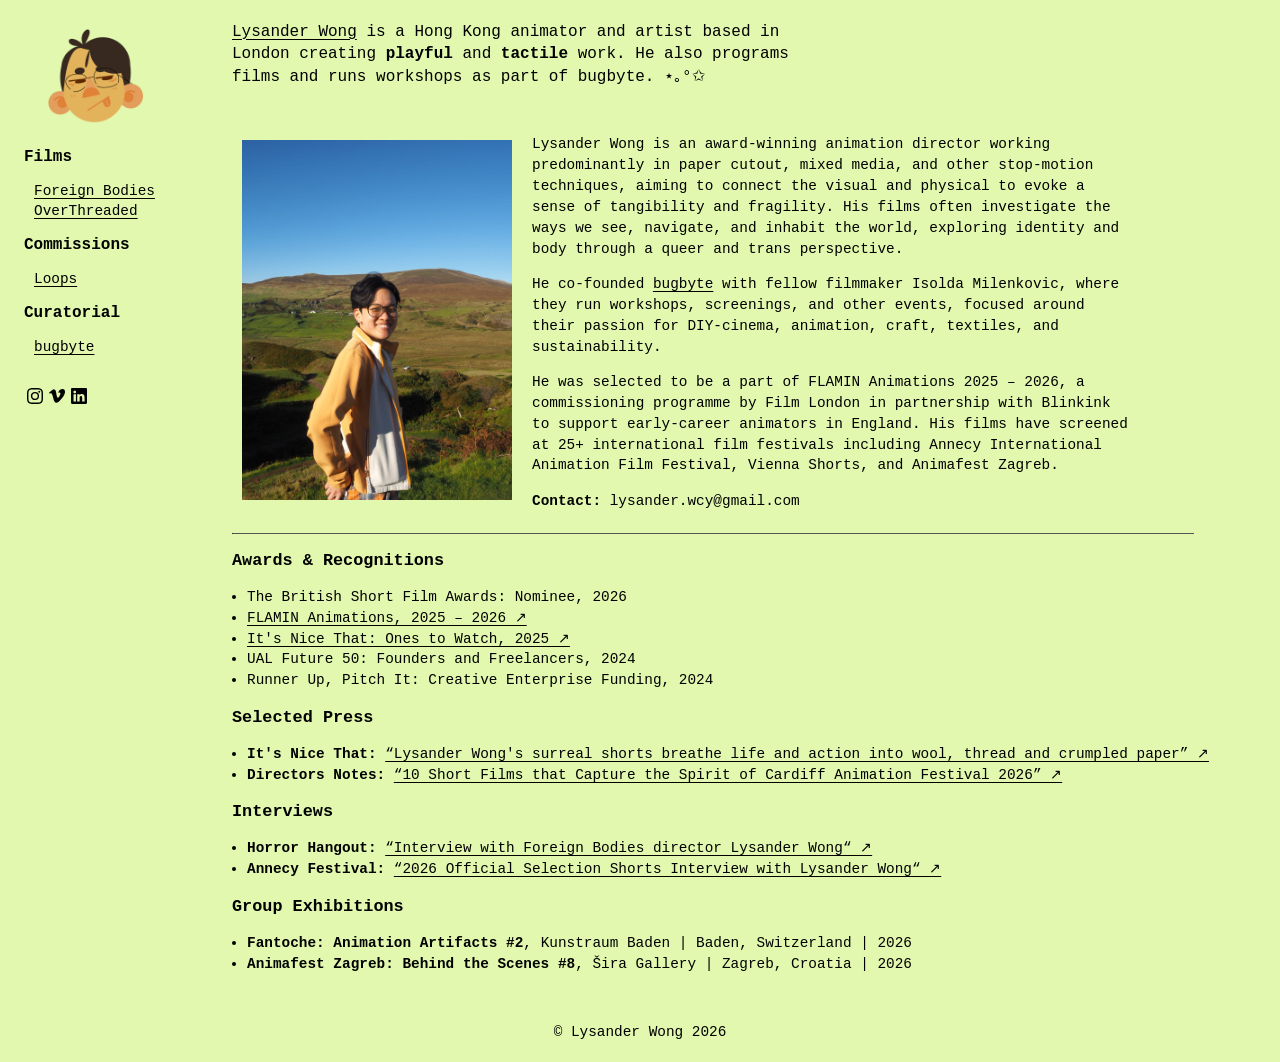
<file: index.html>
<!DOCTYPE html>
<html>
<head>
<meta charset="UTF-8"> 
<meta name="viewport" content="width=device-width, initial-scale=1">

<title>lysander wong</title>

<link rel="stylesheet" type="text/css" href="styles.css"> 

<!--bootstrap icons-->
<link rel="stylesheet" href="https://cdn.jsdelivr.net/npm/bootstrap-icons@1.13.1/font/bootstrap-icons.min.css">

<link rel="icon" type="image/png" sizes="32x32" href="../images/icon.png">
  
</head>

<div class="nav">
  <a href="javascript:void(0);" class="icon" onclick="myNavFunction()">
    <svg xmlns="http://www.w3.org/2000/svg" width="36" height="36" fill="currentColor" class="bi bi-list" viewBox="0 0 16 16">
      <path fill-rule="evenodd" d="M2.5 12a.5.5 0 0 1 .5-.5h10a.5.5 0 0 1 0 1H3a.5.5 0 0 1-.5-.5m0-4a.5.5 0 0 1 .5-.5h10a.5.5 0 0 1 0 1H3a.5.5 0 0 1-.5-.5m0-4a.5.5 0 0 1 .5-.5h10a.5.5 0 0 1 0 1H3a.5.5 0 0 1-.5-.5"/>
    </svg>
  </a>  
  <nav id="navLinks">
    <a href="https://lysanderwong.com/index.html"><img class="nav-image" src="/images/icon.png"></a>
    <p class="navparent underline">Films</p>
    <ul class="projects">
      <li><a class="underline" href="https://lysanderwong.com/work/foreignbodies.html">Foreign Bodies</a></li>
      <li><a class="underline" href="https://lysanderwong.com/work/overthreaded.html">OverThreaded</a></li>
    </ul> 
    <p class="navparent underline">Commissions</p>
    <ul class="projects">
      <li><a class="underline" href="https://lysanderwong.com/work/loops-email.html">Loops</a></li>
    </ul> 
    <p class="navparent underline">Curatorial</p>
    <ul class="projects">
      <li><a class="underline" href="https://lysanderwong.com/work/bugbyte.html">bugbyte</a></li>
    </ul> 
    <!-- <a class="underline" href="/index.html">About</a> -->
    <br>
    <div class="social-icons">
      <a class="nav-icons" href="https://www.instagram.com/lysander_wong/">
        <svg xmlns="http://www.w3.org/2000/svg" width="16" height="16" fill="currentColor" class="bi bi-instagram" viewBox="0 0 16 16">
          <path d="M8 0C5.829 0 5.556.01 4.703.048 3.85.088 3.269.222 2.76.42a3.9 3.9 0 0 0-1.417.923A3.9 3.9 0 0 0 .42 2.76C.222 3.268.087 3.85.048 4.7.01 5.555 0 5.827 0 8.001c0 2.172.01 2.444.048 3.297.04.852.174 1.433.372 1.942.205.526.478.972.923 1.417.444.445.89.719 1.416.923.51.198 1.09.333 1.942.372C5.555 15.99 5.827 16 8 16s2.444-.01 3.298-.048c.851-.04 1.434-.174 1.943-.372a3.9 3.9 0 0 0 1.416-.923c.445-.445.718-.891.923-1.417.197-.509.332-1.09.372-1.942C15.99 10.445 16 10.173 16 8s-.01-2.445-.048-3.299c-.04-.851-.175-1.433-.372-1.941a3.9 3.9 0 0 0-.923-1.417A3.9 3.9 0 0 0 13.24.42c-.51-.198-1.092-.333-1.943-.372C10.443.01 10.172 0 7.998 0zm-.717 1.442h.718c2.136 0 2.389.007 3.232.046.78.035 1.204.166 1.486.275.373.145.64.319.92.599s.453.546.598.92c.11.281.24.705.275 1.485.039.843.047 1.096.047 3.231s-.008 2.389-.047 3.232c-.035.78-.166 1.203-.275 1.485a2.5 2.5 0 0 1-.599.919c-.28.28-.546.453-.92.598-.28.11-.704.24-1.485.276-.843.038-1.096.047-3.232.047s-2.39-.009-3.233-.047c-.78-.036-1.203-.166-1.485-.276a2.5 2.5 0 0 1-.92-.598 2.5 2.5 0 0 1-.6-.92c-.109-.281-.24-.705-.275-1.485-.038-.843-.046-1.096-.046-3.233s.008-2.388.046-3.231c.036-.78.166-1.204.276-1.486.145-.373.319-.64.599-.92s.546-.453.92-.598c.282-.11.705-.24 1.485-.276.738-.034 1.024-.044 2.515-.045zm4.988 1.328a.96.96 0 1 0 0 1.92.96.96 0 0 0 0-1.92m-4.27 1.122a4.109 4.109 0 1 0 0 8.217 4.109 4.109 0 0 0 0-8.217m0 1.441a2.667 2.667 0 1 1 0 5.334 2.667 2.667 0 0 1 0-5.334"/>
        </svg>
      </a>
      <a class="nav-icons" href="https://vimeo.com/lysanderwong">
        <svg xmlns="http://www.w3.org/2000/svg" width="16" height="16" fill="currentColor" class="bi bi-vimeo" viewBox="0 0 16 16">
          <path d="M15.992 4.204q-.106 2.334-3.262 6.393-3.263 4.243-5.522 4.243-1.4 0-2.367-2.583L3.55 7.523Q2.83 4.939 2.007 4.94q-.178.001-1.254.754L0 4.724a210 210 0 0 0 2.334-2.081q1.581-1.364 2.373-1.437 1.865-.185 2.298 2.553.466 2.952.646 3.666.54 2.447 1.186 2.445.5 0 1.508-1.587 1.006-1.587 1.077-2.415.144-1.37-1.077-1.37a3 3 0 0 0-1.185.261q1.183-3.86 4.508-3.756 2.466.075 2.324 3.2z"/>
        </svg>
      </a>
      <a class="nav-icons" href="https://www.linkedin.com/in/lysander-wong/">
        <svg xmlns="http://www.w3.org/2000/svg" width="16" height="16" fill="currentColor" class="bi bi-linkedin" viewBox="0 0 16 16">
          <path d="M0 1.146C0 .513.526 0 1.175 0h13.65C15.474 0 16 .513 16 1.146v13.708c0 .633-.526 1.146-1.175 1.146H1.175C.526 16 0 15.487 0 14.854zm4.943 12.248V6.169H2.542v7.225zm-1.2-8.212c.837 0 1.358-.554 1.358-1.248-.015-.709-.52-1.248-1.342-1.248S2.4 3.226 2.4 3.934c0 .694.521 1.248 1.327 1.248zm4.908 8.212V9.359c0-.216.016-.432.08-.586.173-.431.568-.878 1.232-.878.869 0 1.216.662 1.216 1.634v3.865h2.401V9.25c0-2.22-1.184-3.252-2.764-3.252-1.274 0-1.845.7-2.165 1.193v.025h-.016l.016-.025V6.169h-2.4c.03.678 0 7.225 0 7.225z"/>
        </svg>
      </a>
    </div>
  </nav>
</div>

<body>

<header class="header-paragraph main">
    <a class="underline" href="/index.html">Lysander Wong</a> is a Hong Kong animator and artist based in London creating <strong>playful</strong> and <strong>tactile</strong> work. He also programs films and runs workshops as part of bugbyte. ⋆｡°✩   
</header>

<br></br>

<div class="main">
  <div class="row">
    <div class="column leftcontent">
      <img class="bio-pic" src="images/bio.jpg">
    </div>
      <div class="column rightcontent">
        <p>Lysander Wong is an award-winning animation director working predominantly in paper cutout, mixed media, and other stop-motion techniques, aiming to connect the visual and physical to evoke a sense of tangibility and fragility. His films often investigate the ways we see, navigate, and inhabit the world, exploring identity and body through a queer and trans perspective. </p>
        <p>He co-founded <a class="underline" href="https://bugbyte.studio/">bugbyte</a> with fellow filmmaker Isolda Milenkovic, where they run workshops, screenings, and other events, focused around their passion for DIY-cinema, animation, craft, textiles, and sustainability.</p>
        <p>He was selected to be a part of FLAMIN Animations 2025 &ndash; 2026, a commissioning programme by Film London in partnership with Blinkink to support early-career animators in England. His films have screened at 25+ international film festivals including Annecy International Animation Film Festival, Vienna Shorts, and Animafest Zagreb. </p>
        <p><strong>Contact:</strong> lysander.wcy@gmail.com</p>
      </div>
  </div>
  <hr class="linebreak">

  <h3>Awards &amp; Recognitions</h3>
  <ul class="awards">
    <li>The British Short Film Awards: Nominee, 2026</li>    
    <li><a class="underline" targer="_blank" href="https://filmlondon.org.uk/flamin/flamin-animations/2025-2026">FLAMIN Animations, 2025 &ndash; 2026 ↗</a></li>    
    <li><a class="underline" target="_blank" href="https://www.itsnicethat.com/ones-to-watch-2025-showcase/lysander-wong">It&apos;s Nice That: Ones to Watch, 2025 ↗</a></li>
    <li>UAL Future 50: Founders and Freelancers, 2024</li>
    <li>Runner Up,  Pitch It: Creative Enterprise Funding, 2024</li>
  </ul>

  <h3>Selected Press</h3>
  <ul class="awards">
    <li><b>It&apos;s Nice That:</b> <a class="underline" target="_blank" href="https://www.itsnicethat.com/articles/lysander-wong-animation-ones-to-watch-discover-081225">&ldquo;Lysander Wong&apos;s surreal shorts breathe life and action into wool, thread and crumpled paper&rdquo; ↗</a></li>
    <li><b>Directors Notes:</b> <a class="underline" target="_blank" href="https://www.itsnicethat.com/articles/lysander-wong-animation-ones-to-watch-discover-081225">&ldquo;10 Short Films that Capture the Spirit of Cardiff Animation Festival 2026&rdquo; ↗</a></li>
  </ul>

  <h3>Interviews</h3>
  <ul class="awards">
    <li><b>Horror Hangout:</b> <a class="underline" target="_blank" href="https://www.youtube.com/watch?v=9RwdrUmfZ8M">&ldquo;Interview with Foreign Bodies director Lysander Wong&ldquo; ↗</a></li>
    <li><b>Annecy Festival:</b> <a class="underline" target="_blank" href="https://www.youtube.com/watch?v=dhNWgn3Hh5Y&list=PLs3Yp0_HhfXUkA9ePChSAito0cOv039cE&index=84">&ldquo;2026 Official Selection Shorts Interview with Lysander Wong&ldquo; ↗</a></li>
  </ul>

  <h3>Group Exhibitions</h3>
  <ul class="awards">
    <li><b>Fantoche: Animation Artifacts #2</b>, Kunstraum Baden | Baden, Switzerland | 2026</li>
    <li><b>Animafest Zagreb: Behind the Scenes #8</b>, Šira Gallery | Zagreb, Croatia | 2026</li>
  </ul>
  
</div>

<script>
  function myNavFunction() {
    var x = document.getElementById("navLinks");
    if (x.style.display === "block") {
      x.style.display = "none";
    } else {
      x.style.display = "block";
    }
  }

  window.addEventListener("resize", function() {
    var x = document.getElementById("navLinks");
    if (document.documentElement.clientWidth > 670) {
      x.style.display = "block";
    } else {
      x.style.display = "none";
    }
  }, true);


</script>

</body>

<footer class="footer-text">
    <p>&copy;&nbsp;Lysander Wong 2026</p>
</footer>

</html>
</file>
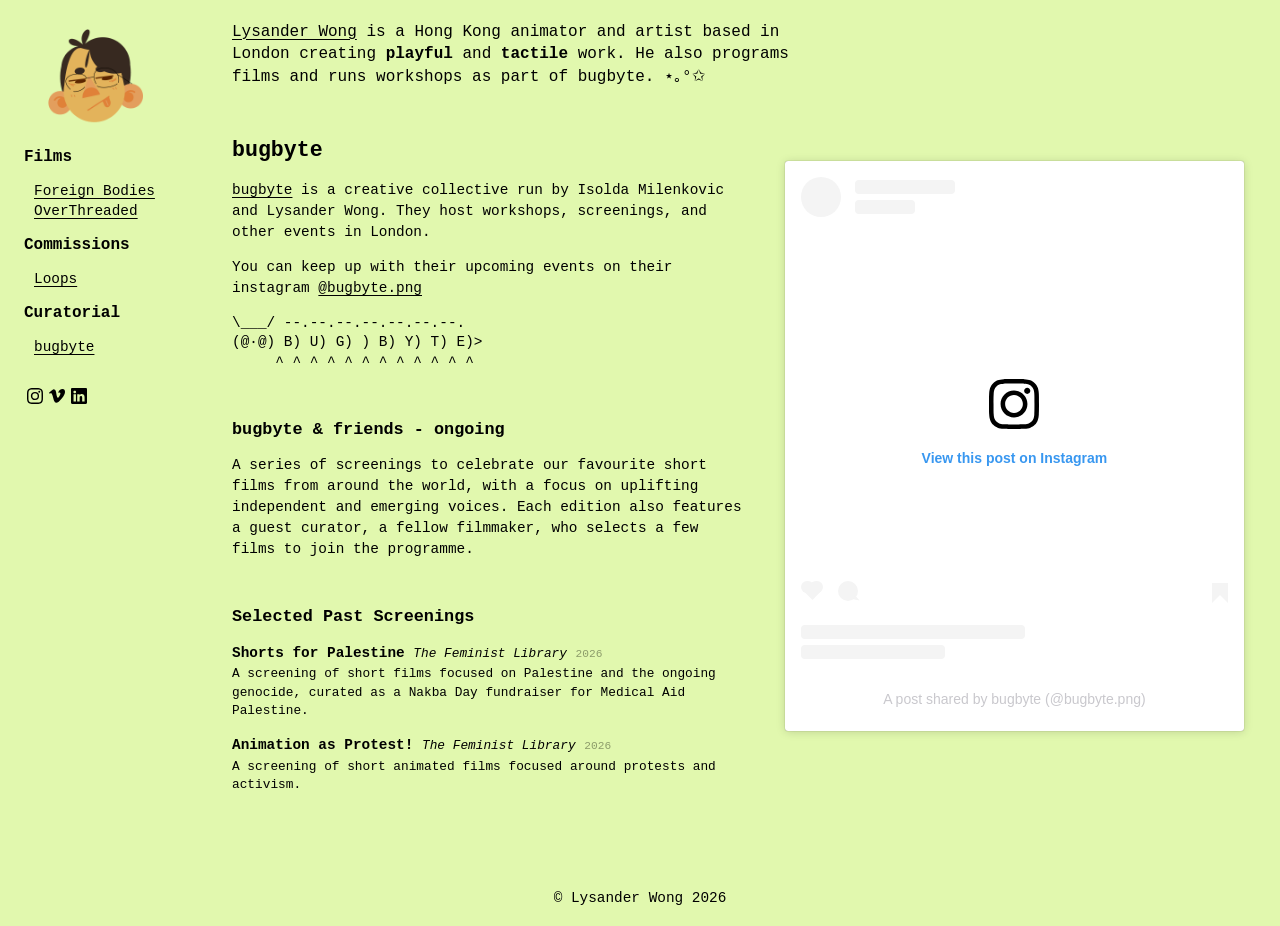
<file: work/bugbyte.html>
<!DOCTYPE html>
<html>
<head>
<meta charset="UTF-8"> 
<meta name="viewport" content="width=device-width, initial-scale=1">

<title>lysander wong</title>

<link rel="stylesheet" type="text/css" href="../styles.css"> 

<!--bootstrap icons-->
<link rel="stylesheet" href="https://cdn.jsdelivr.net/npm/bootstrap-icons@1.13.1/font/bootstrap-icons.min.css">

<link rel="icon" type="image/png" sizes="32x32" href="../images/icon.png">
  
</head>

<div class="nav">
  <a href="javascript:void(0);" class="icon" onclick="myNavFunction()">
    <svg xmlns="http://www.w3.org/2000/svg" width="36" height="36" fill="currentColor" class="bi bi-list" viewBox="0 0 16 16">
      <path fill-rule="evenodd" d="M2.5 12a.5.5 0 0 1 .5-.5h10a.5.5 0 0 1 0 1H3a.5.5 0 0 1-.5-.5m0-4a.5.5 0 0 1 .5-.5h10a.5.5 0 0 1 0 1H3a.5.5 0 0 1-.5-.5m0-4a.5.5 0 0 1 .5-.5h10a.5.5 0 0 1 0 1H3a.5.5 0 0 1-.5-.5"/>
    </svg>
  </a>  
  <nav id="navLinks">
    <a href="https://lysanderwong.com/index.html"><img class="nav-image" src="/images/icon.png"></a>
    <p class="navparent underline">Films</p>
    <ul class="projects">
      <li><a class="underline" href="https://lysanderwong.com/work/foreignbodies.html">Foreign Bodies</a></li>
      <li><a class="underline" href="https://lysanderwong.com/work/overthreaded.html">OverThreaded</a></li>
    </ul> 
    <p class="navparent underline">Commissions</p>
    <ul class="projects">
      <li><a class="underline" href="https://lysanderwong.com/work/loops-email.html">Loops</a></li>
    </ul> 
    <p class="navparent underline">Curatorial</p>
    <ul class="projects">
      <li><a class="underline" href="https://lysanderwong.com/work/bugbyte.html">bugbyte</a></li>
    </ul> 
    <!-- <a class="underline" href="/index.html">About</a> -->
    <br>
    <div class="social-icons">
      <a class="nav-icons" href="https://www.instagram.com/lysander_wong/">
        <svg xmlns="http://www.w3.org/2000/svg" width="16" height="16" fill="currentColor" class="bi bi-instagram" viewBox="0 0 16 16">
          <path d="M8 0C5.829 0 5.556.01 4.703.048 3.85.088 3.269.222 2.76.42a3.9 3.9 0 0 0-1.417.923A3.9 3.9 0 0 0 .42 2.76C.222 3.268.087 3.85.048 4.7.01 5.555 0 5.827 0 8.001c0 2.172.01 2.444.048 3.297.04.852.174 1.433.372 1.942.205.526.478.972.923 1.417.444.445.89.719 1.416.923.51.198 1.09.333 1.942.372C5.555 15.99 5.827 16 8 16s2.444-.01 3.298-.048c.851-.04 1.434-.174 1.943-.372a3.9 3.9 0 0 0 1.416-.923c.445-.445.718-.891.923-1.417.197-.509.332-1.09.372-1.942C15.99 10.445 16 10.173 16 8s-.01-2.445-.048-3.299c-.04-.851-.175-1.433-.372-1.941a3.9 3.9 0 0 0-.923-1.417A3.9 3.9 0 0 0 13.24.42c-.51-.198-1.092-.333-1.943-.372C10.443.01 10.172 0 7.998 0zm-.717 1.442h.718c2.136 0 2.389.007 3.232.046.78.035 1.204.166 1.486.275.373.145.64.319.92.599s.453.546.598.92c.11.281.24.705.275 1.485.039.843.047 1.096.047 3.231s-.008 2.389-.047 3.232c-.035.78-.166 1.203-.275 1.485a2.5 2.5 0 0 1-.599.919c-.28.28-.546.453-.92.598-.28.11-.704.24-1.485.276-.843.038-1.096.047-3.232.047s-2.39-.009-3.233-.047c-.78-.036-1.203-.166-1.485-.276a2.5 2.5 0 0 1-.92-.598 2.5 2.5 0 0 1-.6-.92c-.109-.281-.24-.705-.275-1.485-.038-.843-.046-1.096-.046-3.233s.008-2.388.046-3.231c.036-.78.166-1.204.276-1.486.145-.373.319-.64.599-.92s.546-.453.92-.598c.282-.11.705-.24 1.485-.276.738-.034 1.024-.044 2.515-.045zm4.988 1.328a.96.96 0 1 0 0 1.92.96.96 0 0 0 0-1.92m-4.27 1.122a4.109 4.109 0 1 0 0 8.217 4.109 4.109 0 0 0 0-8.217m0 1.441a2.667 2.667 0 1 1 0 5.334 2.667 2.667 0 0 1 0-5.334"/>
        </svg>
      </a>
      <a class="nav-icons" href="https://vimeo.com/lysanderwong">
        <svg xmlns="http://www.w3.org/2000/svg" width="16" height="16" fill="currentColor" class="bi bi-vimeo" viewBox="0 0 16 16">
          <path d="M15.992 4.204q-.106 2.334-3.262 6.393-3.263 4.243-5.522 4.243-1.4 0-2.367-2.583L3.55 7.523Q2.83 4.939 2.007 4.94q-.178.001-1.254.754L0 4.724a210 210 0 0 0 2.334-2.081q1.581-1.364 2.373-1.437 1.865-.185 2.298 2.553.466 2.952.646 3.666.54 2.447 1.186 2.445.5 0 1.508-1.587 1.006-1.587 1.077-2.415.144-1.37-1.077-1.37a3 3 0 0 0-1.185.261q1.183-3.86 4.508-3.756 2.466.075 2.324 3.2z"/>
        </svg>
      </a>
      <a class="nav-icons" href="https://www.linkedin.com/in/lysander-wong/">
        <svg xmlns="http://www.w3.org/2000/svg" width="16" height="16" fill="currentColor" class="bi bi-linkedin" viewBox="0 0 16 16">
          <path d="M0 1.146C0 .513.526 0 1.175 0h13.65C15.474 0 16 .513 16 1.146v13.708c0 .633-.526 1.146-1.175 1.146H1.175C.526 16 0 15.487 0 14.854zm4.943 12.248V6.169H2.542v7.225zm-1.2-8.212c.837 0 1.358-.554 1.358-1.248-.015-.709-.52-1.248-1.342-1.248S2.4 3.226 2.4 3.934c0 .694.521 1.248 1.327 1.248zm4.908 8.212V9.359c0-.216.016-.432.08-.586.173-.431.568-.878 1.232-.878.869 0 1.216.662 1.216 1.634v3.865h2.401V9.25c0-2.22-1.184-3.252-2.764-3.252-1.274 0-1.845.7-2.165 1.193v.025h-.016l.016-.025V6.169h-2.4c.03.678 0 7.225 0 7.225z"/>
        </svg>
      </a>
    </div>
  </nav>
</div>

<body>

<header class="header-paragraph main">
    <a class="underline" href="https://lysanderwong.com/index.html">Lysander Wong</a> is a Hong Kong animator and artist based in London creating <strong>playful</strong> and <strong>tactile</strong> work. He also programs films and runs workshops as part of bugbyte. ⋆｡°✩   
</header>

<br></br>

<div class="main">
  
  <div class="row film-page">
    <div class="film-page-column leftcontent-film">
      <h2>bugbyte</h2>
      <p><a class="underline" target="_blank" href="https://bugbyte.studio/">bugbyte</a> is a creative collective run by Isolda Milenkovic and Lysander Wong. They host workshops, screenings, and other events in London. </p>
      <p>You can keep up with their upcoming events on their instagram <a class="underline" target="_blank" href="https://www.instagram.com/bugbyte.png">@bugbyte.png</a></p>

      <p class="no-break"> &#92;&#95;&#95;&#95;&#47; --.--.--.--.--.--.--.</p>
      <p class="no-break">(&#64;&#8729;&#64;&#41; B&#41; U&#41; G&#41;&nbsp&#41; B&#41; Y&#41; T&#41; E&#41;&#62;</p>
      <p>&nbsp &nbsp &nbsp&#94; &#94; &#94; &#94; &#94; &#94; &#94; &#94; &#94; &#94; &#94; &#94;</p>
      
      <br>

      <h3>bugbyte & friends - ongoing</h3>
      <p>A series of screenings to celebrate our favourite short films from around the world, with a focus on uplifting independent and emerging voices. Each edition also features a guest curator, a fellow filmmaker, who selects a few films to join the programme.</p>

      <br>

      <h3>Selected Past Screenings</h3>
      <p class="no-break"><b>Shorts for Palestine</b> <span class="small-text"><i>The Feminist Library</i></span> <span class="year">2026</span></p>
      <p class="small-text">A screening of short films focused on Palestine and the ongoing genocide, curated as a Nakba Day fundraiser for Medical Aid Palestine. </p>
      
      <p class="no-break"><b>Animation as Protest!</b> <span class="small-text"><i>The Feminist Library</i></span> <span class="year">2026</span></p>
      <p class="small-text">A screening of short animated films focused around protests and activism. </p>    </div>

    <div class="film-page-column rightcontent-film selections">
      <blockquote class="instagram-media" data-instgrm-permalink="https://www.instagram.com/p/DdtDXUUCMms/?utm_source=ig_embed&amp;utm_campaign=loading" data-instgrm-version="14" style=" background:#FFF; border:0; border-radius:3px; box-shadow:0 0 1px 0 rgba(0,0,0,0.5),0 1px 10px 0 rgba(0,0,0,0.15); margin: 1px; max-width:540px; min-width:326px; padding:0; width:99.375%; width:-webkit-calc(100% - 2px); width:calc(100% - 2px);"><div style="padding:16px;"> <a href="https://www.instagram.com/p/DdtDXUUCMms/?utm_source=ig_embed&amp;utm_campaign=loading" style=" background:#FFFFFF; line-height:0; padding:0 0; text-align:center; text-decoration:none; width:100%;" target="_blank"> <div style=" display: flex; flex-direction: row; align-items: center;"> <div style="background-color: #F4F4F4; border-radius: 50%; flex-grow: 0; height: 40px; margin-right: 14px; width: 40px;"></div> <div style="display: flex; flex-direction: column; flex-grow: 1; justify-content: center;"> <div style=" background-color: #F4F4F4; border-radius: 4px; flex-grow: 0; height: 14px; margin-bottom: 6px; width: 100px;"></div> <div style=" background-color: #F4F4F4; border-radius: 4px; flex-grow: 0; height: 14px; width: 60px;"></div></div></div><div style="padding: 19% 0;"></div> <div style="display:block; height:50px; margin:0 auto 12px; width:50px;"><svg width="50px" height="50px" viewBox="0 0 60 60" version="1.1" xmlns="https://www.w3.org/2000/svg" xmlns:xlink="https://www.w3.org/1999/xlink"><g stroke="none" stroke-width="1" fill="none" fill-rule="evenodd"><g transform="translate(-511.000000, -20.000000)" fill="#000000"><g><path d="M556.869,30.41 C554.814,30.41 553.148,32.076 553.148,34.131 C553.148,36.186 554.814,37.852 556.869,37.852 C558.924,37.852 560.59,36.186 560.59,34.131 C560.59,32.076 558.924,30.41 556.869,30.41 M541,60.657 C535.114,60.657 530.342,55.887 530.342,50 C530.342,44.114 535.114,39.342 541,39.342 C546.887,39.342 551.658,44.114 551.658,50 C551.658,55.887 546.887,60.657 541,60.657 M541,33.886 C532.1,33.886 524.886,41.1 524.886,50 C524.886,58.899 532.1,66.113 541,66.113 C549.9,66.113 557.115,58.899 557.115,50 C557.115,41.1 549.9,33.886 541,33.886 M565.378,62.101 C565.244,65.022 564.756,66.606 564.346,67.663 C563.803,69.06 563.154,70.057 562.106,71.106 C561.058,72.155 560.06,72.803 558.662,73.347 C557.607,73.757 556.021,74.244 553.102,74.378 C549.944,74.521 548.997,74.552 541,74.552 C533.003,74.552 532.056,74.521 528.898,74.378 C525.979,74.244 524.393,73.757 523.338,73.347 C521.94,72.803 520.942,72.155 519.894,71.106 C518.846,70.057 518.197,69.06 517.654,67.663 C517.244,66.606 516.755,65.022 516.623,62.101 C516.479,58.943 516.448,57.996 516.448,50 C516.448,42.003 516.479,41.056 516.623,37.899 C516.755,34.978 517.244,33.391 517.654,32.338 C518.197,30.938 518.846,29.942 519.894,28.894 C520.942,27.846 521.94,27.196 523.338,26.654 C524.393,26.244 525.979,25.756 528.898,25.623 C532.057,25.479 533.004,25.448 541,25.448 C548.997,25.448 549.943,25.479 553.102,25.623 C556.021,25.756 557.607,26.244 558.662,26.654 C560.06,27.196 561.058,27.846 562.106,28.894 C563.154,29.942 563.803,30.938 564.346,32.338 C564.756,33.391 565.244,34.978 565.378,37.899 C565.522,41.056 565.552,42.003 565.552,50 C565.552,57.996 565.522,58.943 565.378,62.101 M570.82,37.631 C570.674,34.438 570.167,32.258 569.425,30.349 C568.659,28.377 567.633,26.702 565.965,25.035 C564.297,23.368 562.623,22.342 560.652,21.575 C558.743,20.834 556.562,20.326 553.369,20.18 C550.169,20.033 549.148,20 541,20 C532.853,20 531.831,20.033 528.631,20.18 C525.438,20.326 523.257,20.834 521.349,21.575 C519.376,22.342 517.703,23.368 516.035,25.035 C514.368,26.702 513.342,28.377 512.574,30.349 C511.834,32.258 511.326,34.438 511.181,37.631 C511.035,40.831 511,41.851 511,50 C511,58.147 511.035,59.17 511.181,62.369 C511.326,65.562 511.834,67.743 512.574,69.651 C513.342,71.625 514.368,73.296 516.035,74.965 C517.703,76.634 519.376,77.658 521.349,78.425 C523.257,79.167 525.438,79.673 528.631,79.82 C531.831,79.965 532.853,80.001 541,80.001 C549.148,80.001 550.169,79.965 553.369,79.82 C556.562,79.673 558.743,79.167 560.652,78.425 C562.623,77.658 564.297,76.634 565.965,74.965 C567.633,73.296 568.659,71.625 569.425,69.651 C570.167,67.743 570.674,65.562 570.82,62.369 C570.966,59.17 571,58.147 571,50 C571,41.851 570.966,40.831 570.82,37.631"></path></g></g></g></svg></div><div style="padding-top: 8px;"> <div style=" color:#3897f0; font-family:Arial,sans-serif; font-size:14px; font-style:normal; font-weight:550; line-height:18px;">View this post on Instagram</div></div><div style="padding: 12.5% 0;"></div> <div style="display: flex; flex-direction: row; margin-bottom: 14px; align-items: center;"><div> <div style="background-color: #F4F4F4; border-radius: 50%; height: 12.5px; width: 12.5px; transform: translateX(0px) translateY(7px);"></div> <div style="background-color: #F4F4F4; height: 12.5px; transform: rotate(-45deg) translateX(3px) translateY(1px); width: 12.5px; flex-grow: 0; margin-right: 14px; margin-left: 2px;"></div> <div style="background-color: #F4F4F4; border-radius: 50%; height: 12.5px; width: 12.5px; transform: translateX(9px) translateY(-18px);"></div></div><div style="margin-left: 8px;"> <div style=" background-color: #F4F4F4; border-radius: 50%; flex-grow: 0; height: 20px; width: 20px;"></div> <div style=" width: 0; height: 0; border-top: 2px solid transparent; border-left: 6px solid #f4f4f4; border-bottom: 2px solid transparent; transform: translateX(16px) translateY(-4px) rotate(30deg)"></div></div><div style="margin-left: auto;"> <div style=" width: 0px; border-top: 8px solid #F4F4F4; border-right: 8px solid transparent; transform: translateY(16px);"></div> <div style=" background-color: #F4F4F4; flex-grow: 0; height: 12px; width: 16px; transform: translateY(-4px);"></div> <div style=" width: 0; height: 0; border-top: 8px solid #F4F4F4; border-left: 8px solid transparent; transform: translateY(-4px) translateX(8px);"></div></div></div> <div style="display: flex; flex-direction: column; flex-grow: 1; justify-content: center; margin-bottom: 24px;"> <div style=" background-color: #F4F4F4; border-radius: 4px; flex-grow: 0; height: 14px; margin-bottom: 6px; width: 224px;"></div> <div style=" background-color: #F4F4F4; border-radius: 4px; flex-grow: 0; height: 14px; width: 144px;"></div></div></a><p style=" color:#c9c8cd; font-family:Arial,sans-serif; font-size:14px; line-height:17px; margin-bottom:0; margin-top:8px; overflow:hidden; padding:8px 0 7px; text-align:center; text-overflow:ellipsis; white-space:nowrap;"><a href="https://www.instagram.com/p/DdtDXUUCMms/?utm_source=ig_embed&amp;utm_campaign=loading" style=" color:#c9c8cd; font-family:Arial,sans-serif; font-size:14px; font-style:normal; font-weight:normal; line-height:17px; text-decoration:none;" target="_blank">A post shared by bugbyte (@bugbyte.png)</a></p></div></blockquote>
      <script async src="//www.instagram.com/embed.js"></script>

    </div>
  </div>

  <br><br>

</div>

<script>
  function myNavFunction() {
    var x = document.getElementById("navLinks");
    if (x.style.display === "block") {
      x.style.display = "none";
    } else {
      x.style.display = "block";
    }
  }

  window.addEventListener("resize", function() {
    var x = document.getElementById("navLinks");
    if (document.documentElement.clientWidth >= 670) {
      x.style.display = "block";
    } else {
      x.style.display = "none";
    }
  }, true);


</script>

</body>

<footer class="footer-text">
    <p>&copy;&nbsp;Lysander Wong 2026</p>
</footer>

</html>
</file>
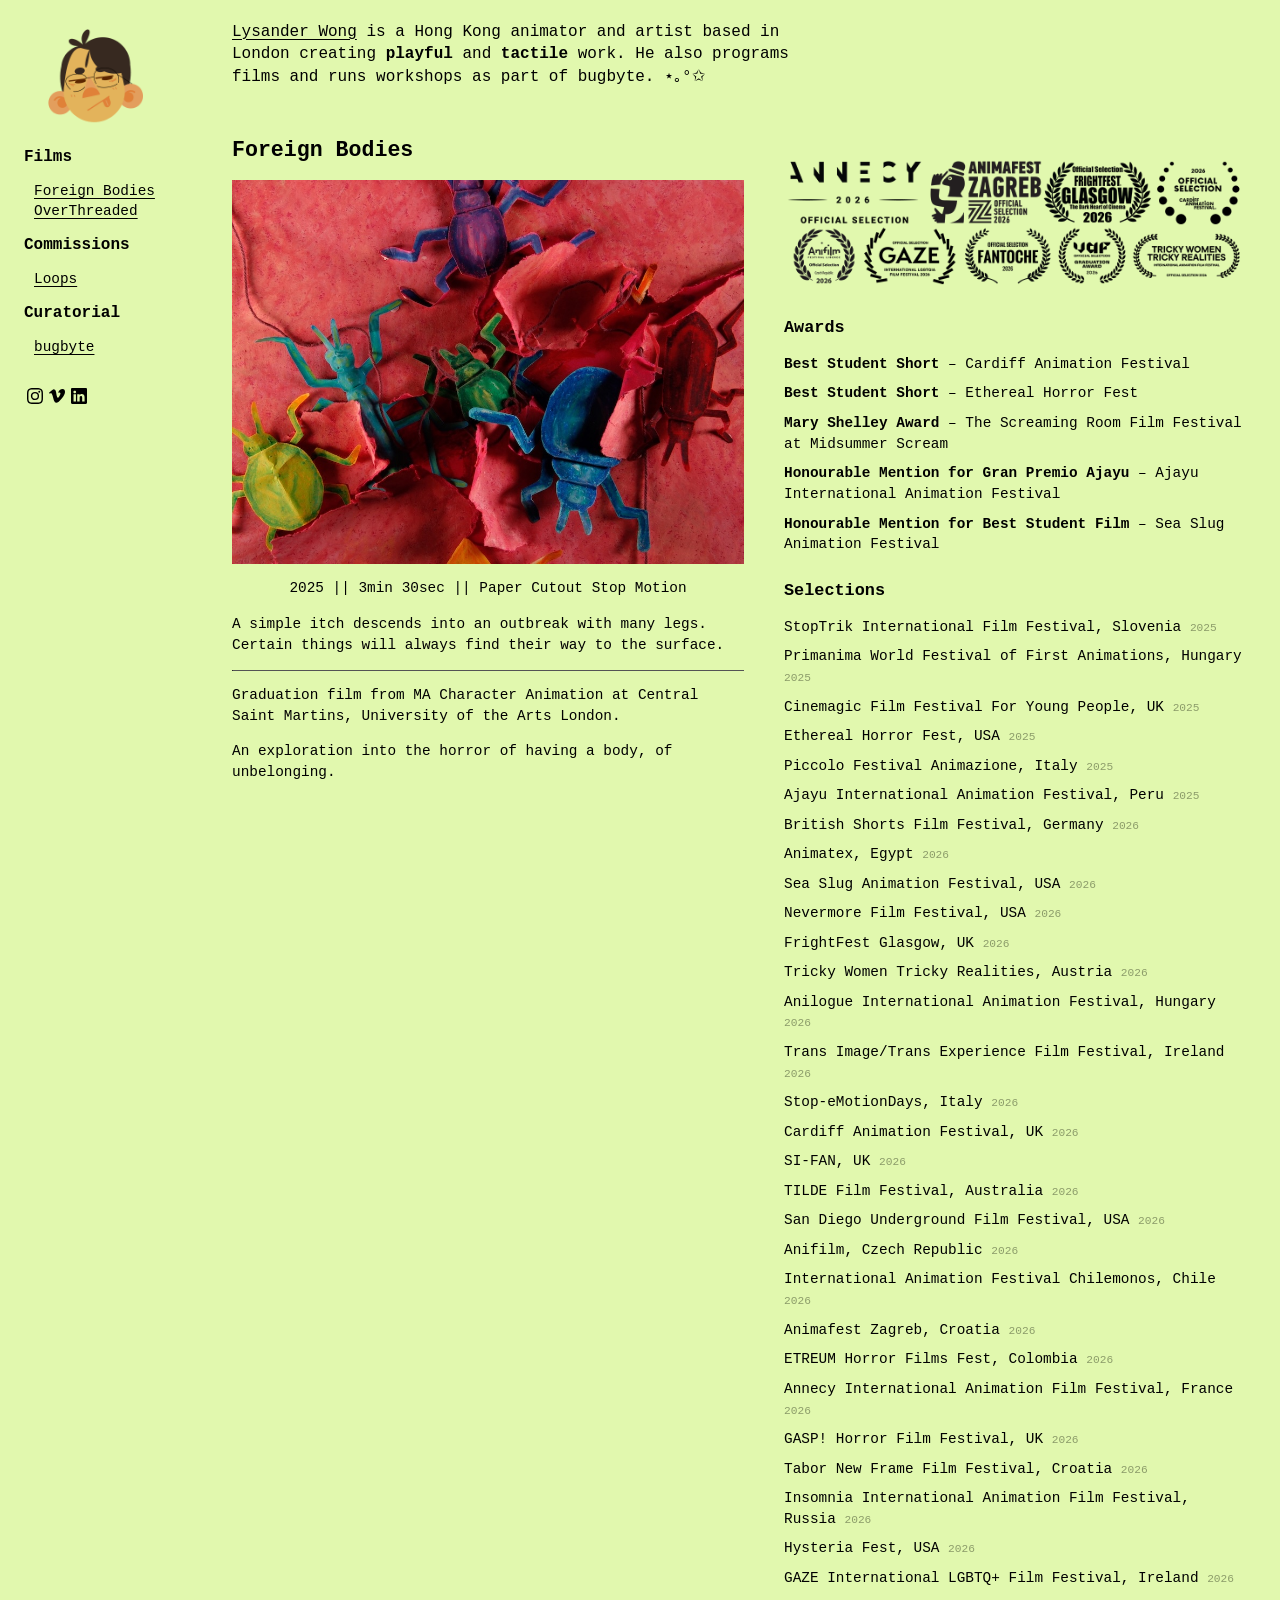
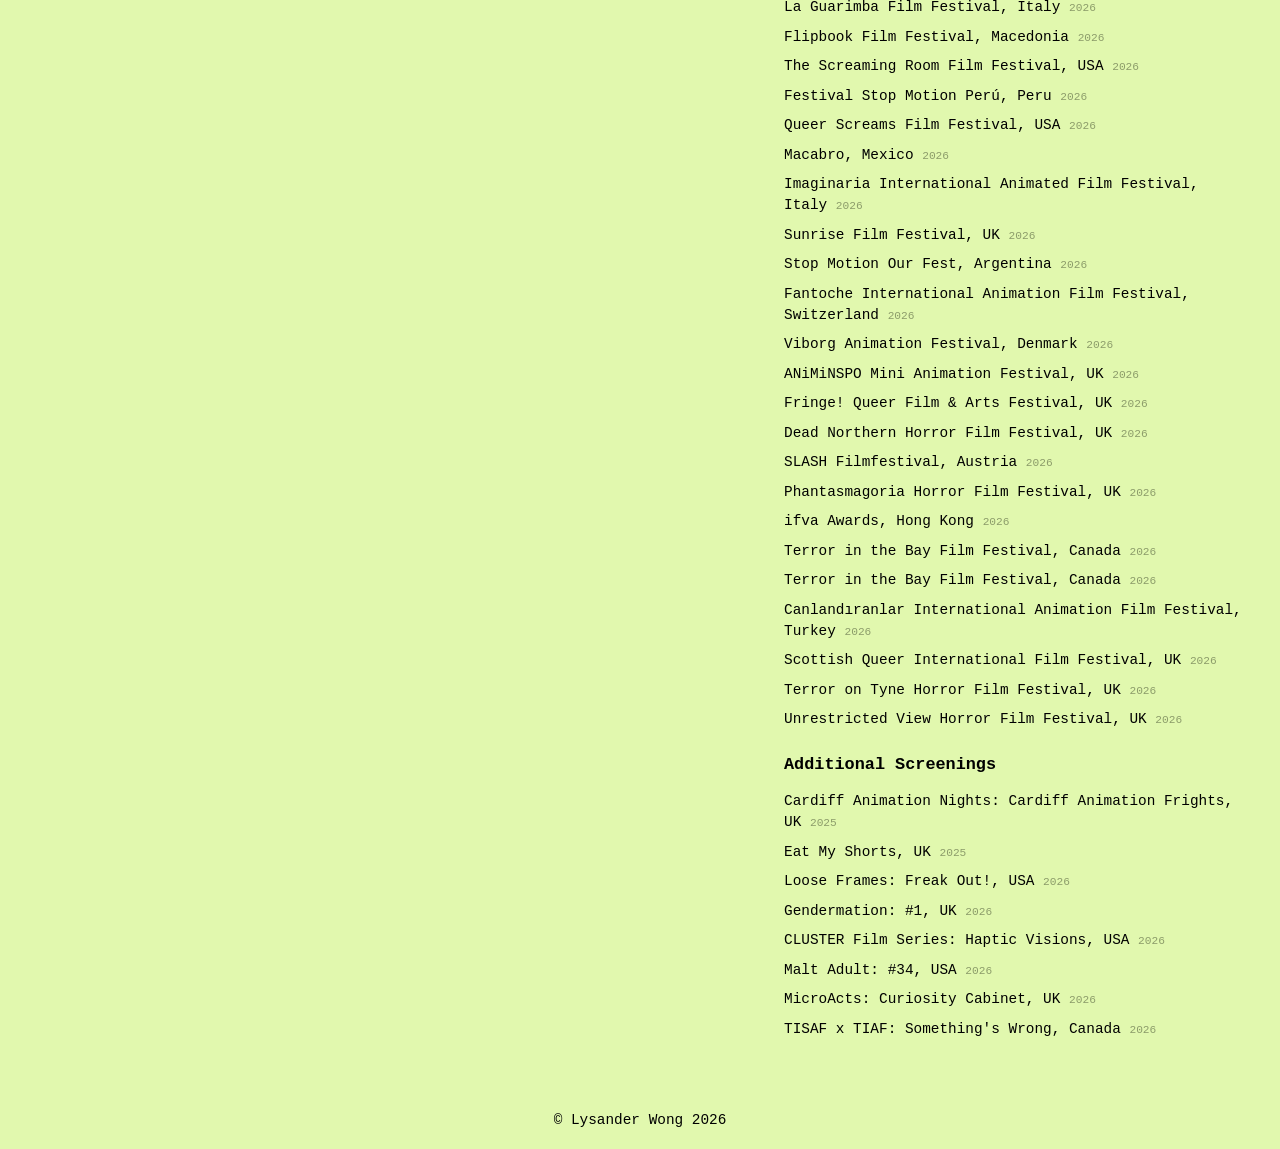
<file: work/foreignbodies.html>
<!DOCTYPE html>
<html>
<head>
<meta charset="UTF-8"> 
<meta name="viewport" content="width=device-width, initial-scale=1">

<title>lysander wong</title>

<link rel="stylesheet" type="text/css" href="../styles.css"> 

<!--bootstrap icons-->
<link rel="stylesheet" href="https://cdn.jsdelivr.net/npm/bootstrap-icons@1.13.1/font/bootstrap-icons.min.css">

<link rel="icon" type="image/png" sizes="32x32" href="../images/icon.png">
  
</head>

<div class="nav">
  <a href="javascript:void(0);" class="icon" onclick="myNavFunction()">
    <svg xmlns="http://www.w3.org/2000/svg" width="36" height="36" fill="currentColor" class="bi bi-list" viewBox="0 0 16 16">
      <path fill-rule="evenodd" d="M2.5 12a.5.5 0 0 1 .5-.5h10a.5.5 0 0 1 0 1H3a.5.5 0 0 1-.5-.5m0-4a.5.5 0 0 1 .5-.5h10a.5.5 0 0 1 0 1H3a.5.5 0 0 1-.5-.5m0-4a.5.5 0 0 1 .5-.5h10a.5.5 0 0 1 0 1H3a.5.5 0 0 1-.5-.5"/>
    </svg>
  </a>  
  <nav id="navLinks">
    <a href="https://lysanderwong.com/index.html"><img class="nav-image" src="/images/icon.png"></a>
    <p class="navparent underline">Films</p>
    <ul class="projects">
      <li><a class="underline" href="https://lysanderwong.com/work/foreignbodies.html">Foreign Bodies</a></li>
      <li><a class="underline" href="https://lysanderwong.com/work/overthreaded.html">OverThreaded</a></li>
    </ul> 
    <p class="navparent underline">Commissions</p>
    <ul class="projects">
      <li><a class="underline" href="https://lysanderwong.com/work/loops-email.html">Loops</a></li>
    </ul> 
    <p class="navparent underline">Curatorial</p>
    <ul class="projects">
      <li><a class="underline" href="https://lysanderwong.com/work/bugbyte.html">bugbyte</a></li>
    </ul> 
    <!-- <a class="underline" href="/index.html">About</a> -->
    <br>
    <div class="social-icons">
      <a class="nav-icons" href="https://www.instagram.com/lysander_wong/">
        <svg xmlns="http://www.w3.org/2000/svg" width="16" height="16" fill="currentColor" class="bi bi-instagram" viewBox="0 0 16 16">
          <path d="M8 0C5.829 0 5.556.01 4.703.048 3.85.088 3.269.222 2.76.42a3.9 3.9 0 0 0-1.417.923A3.9 3.9 0 0 0 .42 2.76C.222 3.268.087 3.85.048 4.7.01 5.555 0 5.827 0 8.001c0 2.172.01 2.444.048 3.297.04.852.174 1.433.372 1.942.205.526.478.972.923 1.417.444.445.89.719 1.416.923.51.198 1.09.333 1.942.372C5.555 15.99 5.827 16 8 16s2.444-.01 3.298-.048c.851-.04 1.434-.174 1.943-.372a3.9 3.9 0 0 0 1.416-.923c.445-.445.718-.891.923-1.417.197-.509.332-1.09.372-1.942C15.99 10.445 16 10.173 16 8s-.01-2.445-.048-3.299c-.04-.851-.175-1.433-.372-1.941a3.9 3.9 0 0 0-.923-1.417A3.9 3.9 0 0 0 13.24.42c-.51-.198-1.092-.333-1.943-.372C10.443.01 10.172 0 7.998 0zm-.717 1.442h.718c2.136 0 2.389.007 3.232.046.78.035 1.204.166 1.486.275.373.145.64.319.92.599s.453.546.598.92c.11.281.24.705.275 1.485.039.843.047 1.096.047 3.231s-.008 2.389-.047 3.232c-.035.78-.166 1.203-.275 1.485a2.5 2.5 0 0 1-.599.919c-.28.28-.546.453-.92.598-.28.11-.704.24-1.485.276-.843.038-1.096.047-3.232.047s-2.39-.009-3.233-.047c-.78-.036-1.203-.166-1.485-.276a2.5 2.5 0 0 1-.92-.598 2.5 2.5 0 0 1-.6-.92c-.109-.281-.24-.705-.275-1.485-.038-.843-.046-1.096-.046-3.233s.008-2.388.046-3.231c.036-.78.166-1.204.276-1.486.145-.373.319-.64.599-.92s.546-.453.92-.598c.282-.11.705-.24 1.485-.276.738-.034 1.024-.044 2.515-.045zm4.988 1.328a.96.96 0 1 0 0 1.92.96.96 0 0 0 0-1.92m-4.27 1.122a4.109 4.109 0 1 0 0 8.217 4.109 4.109 0 0 0 0-8.217m0 1.441a2.667 2.667 0 1 1 0 5.334 2.667 2.667 0 0 1 0-5.334"/>
        </svg>
      </a>
      <a class="nav-icons" href="https://vimeo.com/lysanderwong">
        <svg xmlns="http://www.w3.org/2000/svg" width="16" height="16" fill="currentColor" class="bi bi-vimeo" viewBox="0 0 16 16">
          <path d="M15.992 4.204q-.106 2.334-3.262 6.393-3.263 4.243-5.522 4.243-1.4 0-2.367-2.583L3.55 7.523Q2.83 4.939 2.007 4.94q-.178.001-1.254.754L0 4.724a210 210 0 0 0 2.334-2.081q1.581-1.364 2.373-1.437 1.865-.185 2.298 2.553.466 2.952.646 3.666.54 2.447 1.186 2.445.5 0 1.508-1.587 1.006-1.587 1.077-2.415.144-1.37-1.077-1.37a3 3 0 0 0-1.185.261q1.183-3.86 4.508-3.756 2.466.075 2.324 3.2z"/>
        </svg>
      </a>
      <a class="nav-icons" href="https://www.linkedin.com/in/lysander-wong/">
        <svg xmlns="http://www.w3.org/2000/svg" width="16" height="16" fill="currentColor" class="bi bi-linkedin" viewBox="0 0 16 16">
          <path d="M0 1.146C0 .513.526 0 1.175 0h13.65C15.474 0 16 .513 16 1.146v13.708c0 .633-.526 1.146-1.175 1.146H1.175C.526 16 0 15.487 0 14.854zm4.943 12.248V6.169H2.542v7.225zm-1.2-8.212c.837 0 1.358-.554 1.358-1.248-.015-.709-.52-1.248-1.342-1.248S2.4 3.226 2.4 3.934c0 .694.521 1.248 1.327 1.248zm4.908 8.212V9.359c0-.216.016-.432.08-.586.173-.431.568-.878 1.232-.878.869 0 1.216.662 1.216 1.634v3.865h2.401V9.25c0-2.22-1.184-3.252-2.764-3.252-1.274 0-1.845.7-2.165 1.193v.025h-.016l.016-.025V6.169h-2.4c.03.678 0 7.225 0 7.225z"/>
        </svg>
      </a>
    </div>
  </nav>
</div>

<body>

<header class="header-paragraph main">
    <a class="underline" href="../index.html">Lysander Wong</a> is a Hong Kong animator and artist based in London creating <strong>playful</strong> and <strong>tactile</strong> work. He also programs films and runs workshops as part of bugbyte. ⋆｡°✩   
</header>

<br></br>

<div class="main">

    <div class="row film-page">
        <div class="film-page-column leftcontent-film">
            <h2>Foreign Bodies</h2>
            <img class="film-stills-main" src="../images/forb_still1.jpg">
            <p class="centered">2025 || 3min 30sec || Paper Cutout Stop Motion</p>
            <p>A simple itch descends into an outbreak with many legs. Certain things will always find their way to the surface. </p>
            <hr>   
            <p>Graduation film from MA Character Animation at Central Saint Martins, University of the Arts London. </p>
            <p>An exploration into the horror of having a body, of unbelonging. </p>

            <div style="padding:56.25% 0 0 0;position:relative;"><iframe src="https://player.vimeo.com/video/1191617255?badge=0&amp;autopause=0&amp;player_id=0&amp;app_id=58479" frameborder="0" allow="autoplay; fullscreen; picture-in-picture; clipboard-write; encrypted-media; web-share" referrerpolicy="strict-origin-when-cross-origin" style="position:absolute;top:0;left:0;width:100%;height:100%;" title="Foreign Bodies (trailer)"></iframe></div><script src="https://player.vimeo.com/api/player.js"></script>
            <br><br>

        </div>
        <div class="film-page-column rightcontent-film selections">

          <img class="film-stills-main" src="/images/forb_laurels.png">
          <br>

            <h3>Awards</h3>
                <ul>
                    <li class="selection-list"><strong>Best Student Short</strong> &ndash; Cardiff Animation Festival</li>
                    <li class="selection-list"><strong>Best Student Short</strong> &ndash; Ethereal Horror Fest</li>
                    <li class="selection-list"><strong>Mary Shelley Award</strong> &ndash; The Screaming Room Film Festival at Midsummer Scream</li>
                    <li class="selection-list"><strong>Honourable Mention for Gran Premio Ajayu</strong> &ndash; Ajayu International Animation Festival</li>
                    <li class="selection-list"><strong>Honourable Mention for Best Student Film</strong>  &ndash; Sea Slug Animation Festival</li>
                </ul>
            
            <h3>Selections</h3>
                <ul>
                    <li class="selection-list">StopTrik International Film Festival, Slovenia <span class="year">2025</span></li>
                    <li class="selection-list">Primanima World Festival of First Animations, Hungary <span class="year">2025</span></li>
                    <li class="selection-list">Cinemagic Film Festival For Young People, UK <span class="year">2025</span></li>
                    <li class="selection-list">Ethereal Horror Fest, USA <span class="year">2025</span></li>
                    <li class="selection-list">Piccolo Festival Animazione, Italy <span class="year">2025</span></li>
                    <li class="selection-list">Ajayu International Animation Festival, Peru <span class="year">2025</span></li>
                    <li class="selection-list">British Shorts Film Festival, Germany <span class="year">2026</span> </li>
                    <li class="selection-list">Animatex, Egypt <span class="year">2026</span></li>
                    <li class="selection-list">Sea Slug Animation Festival, USA <span class="year">2026</span></li>
                    <li class="selection-list">Nevermore Film Festival, USA <span class="year">2026</span></span></li>
                    <li class="selection-list">FrightFest Glasgow, UK <span class="year">2026</span></li>
                    <li class="selection-list">Tricky Women Tricky Realities, Austria <span class="year">2026</span></li>
                    <li class="selection-list">Anilogue International Animation Festival, Hungary <span class="year">2026</span></li>
                    <li class="selection-list">Trans Image/Trans Experience Film Festival, Ireland <span class="year">2026</span></li>
                    <li class="selection-list">Stop-eMotionDays, Italy <span class="year">2026</span></li>
                    <li class="selection-list">Cardiff Animation Festival, UK <span class="year">2026</span></li>
                    <li class="selection-list">SI-FAN, UK <span class="year">2026</span></li>
                    <li class="selection-list">TILDE Film Festival, Australia <span class="year">2026</span></li>
                    <li class="selection-list">San Diego Underground Film Festival, USA <span class="year">2026</span></li>
                    <li class="selection-list">Anifilm, Czech Republic <span class="year">2026</span></li>
                    <li class="selection-list">International Animation Festival Chilemonos, Chile <span class="year">2026</span></li>
                    <li class="selection-list">Animafest Zagreb, Croatia <span class="year">2026</span></li>
                    <li class="selection-list">ETREUM Horror Films Fest, Colombia <span class="year">2026</span></li>
                    <li class="selection-list">Annecy International Animation Film Festival, France <span class="year">2026</span></li>
                    <li class="selection-list">GASP! Horror Film Festival, UK <span class="year">2026</span></li>
                    <li class="selection-list">Tabor New Frame Film Festival, Croatia <span class="year">2026</span></li>
                    <li class="selection-list">Insomnia International Animation Film Festival, Russia <span class="year">2026</span></li>
                    <li class="selection-list">Hysteria Fest, USA <span class="year">2026</span></li>
                    <li class="selection-list">GAZE International LGBTQ+ Film Festival, Ireland <span class="year">2026</span></li>
                    <li class="selection-list">La Guarimba Film Festival, Italy <span class="year">2026</span></li>
                    <li class="selection-list">Flipbook Film Festival, Macedonia <span class="year">2026</span></li>
                    <li class="selection-list">The Screaming Room Film Festival, USA <span class="year">2026</span></li>
                    <li class="selection-list">Festival Stop Motion Perú, Peru <span class="year">2026</span></li>
                    <li class="selection-list">Queer Screams Film Festival, USA <span class="year">2026</span></li>
                    <li class="selection-list">Macabro, Mexico <span class="year">2026</span></li>
                    <li class="selection-list">Imaginaria International Animated Film Festival, Italy <span class="year">2026</span></li>
                    <li class="selection-list">Sunrise Film Festival, UK <span class="year">2026</span></li>
                    <li class="selection-list">Stop Motion Our Fest, Argentina <span class="year">2026</span></li>
                    <li class="selection-list">Fantoche International Animation Film Festival, Switzerland <span class="year">2026</span></li>
                    <li class="selection-list">Viborg Animation Festival, Denmark <span class="year">2026</span></li>
                    <li class="selection-list">ANiMiNSPO Mini Animation Festival, UK <span class="year">2026</span></li>
                    <li class="selection-list">Fringe! Queer Film & Arts Festival, UK <span class="year">2026</span></li>
                    <li class="selection-list">Dead Northern Horror Film Festival, UK <span class="year">2026</span></li>
                    <li class="selection-list">SLASH Filmfestival, Austria <span class="year">2026</span></li>
                    <li class="selection-list">Phantasmagoria Horror Film Festival, UK <span class="year">2026</span></li>
                    <li class="selection-list">ifva Awards, Hong Kong <span class="year">2026</span></li>
                    <li class="selection-list">Terror in the Bay Film Festival, Canada <span class="year">2026</span></li>
                    <li class="selection-list">Terror in the Bay Film Festival, Canada <span class="year">2026</span></li>
                    <li class="selection-list">Canland&imath;ranlar International Animation Film Festival, Turkey <span class="year">2026</span></li>
                    <li class="selection-list">Scottish Queer International Film Festival, UK <span class="year">2026</span></li>
                    <li class="selection-list">Terror on Tyne Horror Film Festival, UK <span class="year">2026</span></li>
                    <li class="selection-list">Unrestricted View Horror Film Festival, UK <span class="year">2026</span></li>
                </ul>

          <h3>Additional Screenings</h3>
                <ul>
                    <li class="selection-list">Cardiff Animation Nights&colon; Cardiff Animation Frights, UK <span class="year">2025</span></li>
                    <li class="selection-list">Eat My Shorts, UK <span class="year">2025</span></li>                    
                    <li class="selection-list">Loose Frames&colon; Freak Out!, USA <span class="year">2026</span></li>                    
                    <li class="selection-list">Gendermation&colon; #1, UK <span class="year">2026</span></li>                    
                    <li class="selection-list">CLUSTER Film Series&colon; Haptic Visions, USA <span class="year">2026</span></li>                    
                    <li class="selection-list">Malt Adult&colon; #34, USA <span class="year">2026</span></li>                    
                    <li class="selection-list">MicroActs&colon; Curiosity Cabinet, UK <span class="year">2026</span></li>                    
                    <li class="selection-list">TISAF x TIAF&colon; Something's Wrong, Canada <span class="year">2026</span></li>                    
                </ul>
        </div>
    </div>

</div>


<script>
  function myNavFunction() {
    var x = document.getElementById("navLinks");
    if (x.style.display === "block") {
      x.style.display = "none";
    } else {
      x.style.display = "block";
    }
  }

  window.addEventListener("resize", function() {
    var x = document.getElementById("navLinks");
    if (document.documentElement.clientWidth >= 670) {
      x.style.display = "block";
    } else {
      x.style.display = "none";
    }
  }, true);

</script>

</body>

<footer class="footer-text">
    <p>&copy;&nbsp;Lysander Wong 2026</p>
</footer>

</html>
</file>
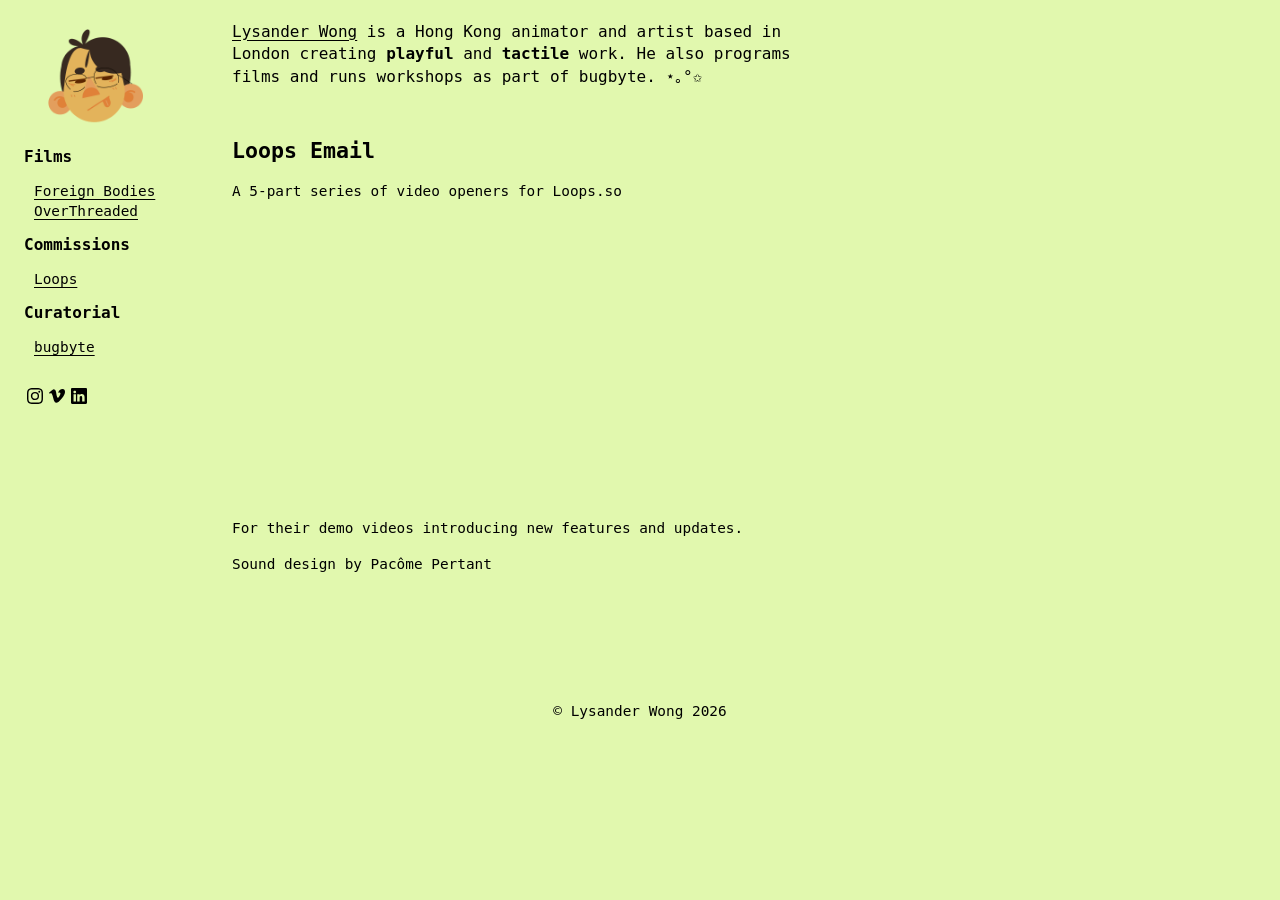
<file: work/loops-email.html>
<!DOCTYPE html>
<html>
<head>
<meta charset="UTF-8"> 
<meta name="viewport" content="width=device-width, initial-scale=1">

<title>lysander wong</title>

<link rel="stylesheet" type="text/css" href="../styles.css"> 

<!--bootstrap icons-->
<link rel="stylesheet" href="https://cdn.jsdelivr.net/npm/bootstrap-icons@1.13.1/font/bootstrap-icons.min.css">

<link rel="icon" type="image/png" sizes="32x32" href="../images/icon.png">

</head>

<div class="nav">
  <a href="javascript:void(0);" class="icon" onclick="myNavFunction()">
    <svg xmlns="http://www.w3.org/2000/svg" width="36" height="36" fill="currentColor" class="bi bi-list" viewBox="0 0 16 16">
      <path fill-rule="evenodd" d="M2.5 12a.5.5 0 0 1 .5-.5h10a.5.5 0 0 1 0 1H3a.5.5 0 0 1-.5-.5m0-4a.5.5 0 0 1 .5-.5h10a.5.5 0 0 1 0 1H3a.5.5 0 0 1-.5-.5m0-4a.5.5 0 0 1 .5-.5h10a.5.5 0 0 1 0 1H3a.5.5 0 0 1-.5-.5"/>
    </svg>
  </a>  
  <nav id="navLinks">
    <a href="https://lysanderwong.com/index.html"><img class="nav-image" src="/images/icon.png"></a>
    <p class="navparent underline">Films</p>
    <ul class="projects">
      <li><a class="underline" href="https://lysanderwong.com/work/foreignbodies.html">Foreign Bodies</a></li>
      <li><a class="underline" href="https://lysanderwong.com/work/overthreaded.html">OverThreaded</a></li>
    </ul> 
    <p class="navparent underline">Commissions</p>
    <ul class="projects">
      <li><a class="underline" href="https://lysanderwong.com/work/loops-email.html">Loops</a></li>
    </ul> 
    <p class="navparent underline">Curatorial</p>
    <ul class="projects">
      <li><a class="underline" href="https://lysanderwong.com/work/bugbyte.html">bugbyte</a></li>
    </ul> 
    <!-- <a class="underline" href="/index.html">About</a> -->
    <br>
    <div class="social-icons">
      <a class="nav-icons" href="https://www.instagram.com/lysander_wong/">
        <svg xmlns="http://www.w3.org/2000/svg" width="16" height="16" fill="currentColor" class="bi bi-instagram" viewBox="0 0 16 16">
          <path d="M8 0C5.829 0 5.556.01 4.703.048 3.85.088 3.269.222 2.76.42a3.9 3.9 0 0 0-1.417.923A3.9 3.9 0 0 0 .42 2.76C.222 3.268.087 3.85.048 4.7.01 5.555 0 5.827 0 8.001c0 2.172.01 2.444.048 3.297.04.852.174 1.433.372 1.942.205.526.478.972.923 1.417.444.445.89.719 1.416.923.51.198 1.09.333 1.942.372C5.555 15.99 5.827 16 8 16s2.444-.01 3.298-.048c.851-.04 1.434-.174 1.943-.372a3.9 3.9 0 0 0 1.416-.923c.445-.445.718-.891.923-1.417.197-.509.332-1.09.372-1.942C15.99 10.445 16 10.173 16 8s-.01-2.445-.048-3.299c-.04-.851-.175-1.433-.372-1.941a3.9 3.9 0 0 0-.923-1.417A3.9 3.9 0 0 0 13.24.42c-.51-.198-1.092-.333-1.943-.372C10.443.01 10.172 0 7.998 0zm-.717 1.442h.718c2.136 0 2.389.007 3.232.046.78.035 1.204.166 1.486.275.373.145.64.319.92.599s.453.546.598.92c.11.281.24.705.275 1.485.039.843.047 1.096.047 3.231s-.008 2.389-.047 3.232c-.035.78-.166 1.203-.275 1.485a2.5 2.5 0 0 1-.599.919c-.28.28-.546.453-.92.598-.28.11-.704.24-1.485.276-.843.038-1.096.047-3.232.047s-2.39-.009-3.233-.047c-.78-.036-1.203-.166-1.485-.276a2.5 2.5 0 0 1-.92-.598 2.5 2.5 0 0 1-.6-.92c-.109-.281-.24-.705-.275-1.485-.038-.843-.046-1.096-.046-3.233s.008-2.388.046-3.231c.036-.78.166-1.204.276-1.486.145-.373.319-.64.599-.92s.546-.453.92-.598c.282-.11.705-.24 1.485-.276.738-.034 1.024-.044 2.515-.045zm4.988 1.328a.96.96 0 1 0 0 1.92.96.96 0 0 0 0-1.92m-4.27 1.122a4.109 4.109 0 1 0 0 8.217 4.109 4.109 0 0 0 0-8.217m0 1.441a2.667 2.667 0 1 1 0 5.334 2.667 2.667 0 0 1 0-5.334"/>
        </svg>
      </a>
      <a class="nav-icons" href="https://vimeo.com/lysanderwong">
        <svg xmlns="http://www.w3.org/2000/svg" width="16" height="16" fill="currentColor" class="bi bi-vimeo" viewBox="0 0 16 16">
          <path d="M15.992 4.204q-.106 2.334-3.262 6.393-3.263 4.243-5.522 4.243-1.4 0-2.367-2.583L3.55 7.523Q2.83 4.939 2.007 4.94q-.178.001-1.254.754L0 4.724a210 210 0 0 0 2.334-2.081q1.581-1.364 2.373-1.437 1.865-.185 2.298 2.553.466 2.952.646 3.666.54 2.447 1.186 2.445.5 0 1.508-1.587 1.006-1.587 1.077-2.415.144-1.37-1.077-1.37a3 3 0 0 0-1.185.261q1.183-3.86 4.508-3.756 2.466.075 2.324 3.2z"/>
        </svg>
      </a>
      <a class="nav-icons" href="https://www.linkedin.com/in/lysander-wong/">
        <svg xmlns="http://www.w3.org/2000/svg" width="16" height="16" fill="currentColor" class="bi bi-linkedin" viewBox="0 0 16 16">
          <path d="M0 1.146C0 .513.526 0 1.175 0h13.65C15.474 0 16 .513 16 1.146v13.708c0 .633-.526 1.146-1.175 1.146H1.175C.526 16 0 15.487 0 14.854zm4.943 12.248V6.169H2.542v7.225zm-1.2-8.212c.837 0 1.358-.554 1.358-1.248-.015-.709-.52-1.248-1.342-1.248S2.4 3.226 2.4 3.934c0 .694.521 1.248 1.327 1.248zm4.908 8.212V9.359c0-.216.016-.432.08-.586.173-.431.568-.878 1.232-.878.869 0 1.216.662 1.216 1.634v3.865h2.401V9.25c0-2.22-1.184-3.252-2.764-3.252-1.274 0-1.845.7-2.165 1.193v.025h-.016l.016-.025V6.169h-2.4c.03.678 0 7.225 0 7.225z"/>
        </svg>
      </a>
    </div>
  </nav>
</div>

<body>

<header class="header-paragraph main">
    <a class="underline" href="https://lysanderwong.com/index.html">Lysander Wong</a> is a Hong Kong animator and artist based in London creating <strong>playful</strong> and <strong>tactile</strong> work. He also programs films and runs workshops as part of bugbyte. ⋆｡°✩   
</header>

<br></br>

<div class="main">
  
    <div class="row film-page">
        <div class="film-page-column leftcontent-film">
            <h2>Loops Email</h2>
            <p>A 5-part series of video openers for Loops.so</p>

            <div style="padding:56.25% 0 0 0;position:relative;"><iframe src="https://player.vimeo.com/video/1225445935?badge=0&amp;autopause=0&amp;player_id=0&amp;app_id=58479" frameborder="0" allow="autoplay; fullscreen; picture-in-picture; clipboard-write; encrypted-media; web-share" referrerpolicy="strict-origin-when-cross-origin" style="position:absolute;top:0;left:0;width:100%;height:100%;" title="emails (Loops)"></iframe></div><script src="https://player.vimeo.com/api/player.js"></script>

            <p>For their demo videos introducing new features and updates. </p>
            <p>Sound design by Pacôme Pertant</p>
        </div>
        <div class="film-page-column rightcontent-film selections">

               
        </div>
    </div>

    <br><br><br><br>

</div>

<script>
  function myNavFunction() {
    var x = document.getElementById("navLinks");
    if (x.style.display === "block") {
      x.style.display = "none";
    } else {
      x.style.display = "block";
    }
  }

  window.addEventListener("resize", function() {
    var x = document.getElementById("navLinks");
    if (document.documentElement.clientWidth >= 670) {
      x.style.display = "block";
    } else {
      x.style.display = "none";
    }
  }, true);

</script>

</body>

<footer class="footer-text">
    <p>&copy;&nbsp;Lysander Wong 2026</p>
</footer>

</html>
</file>
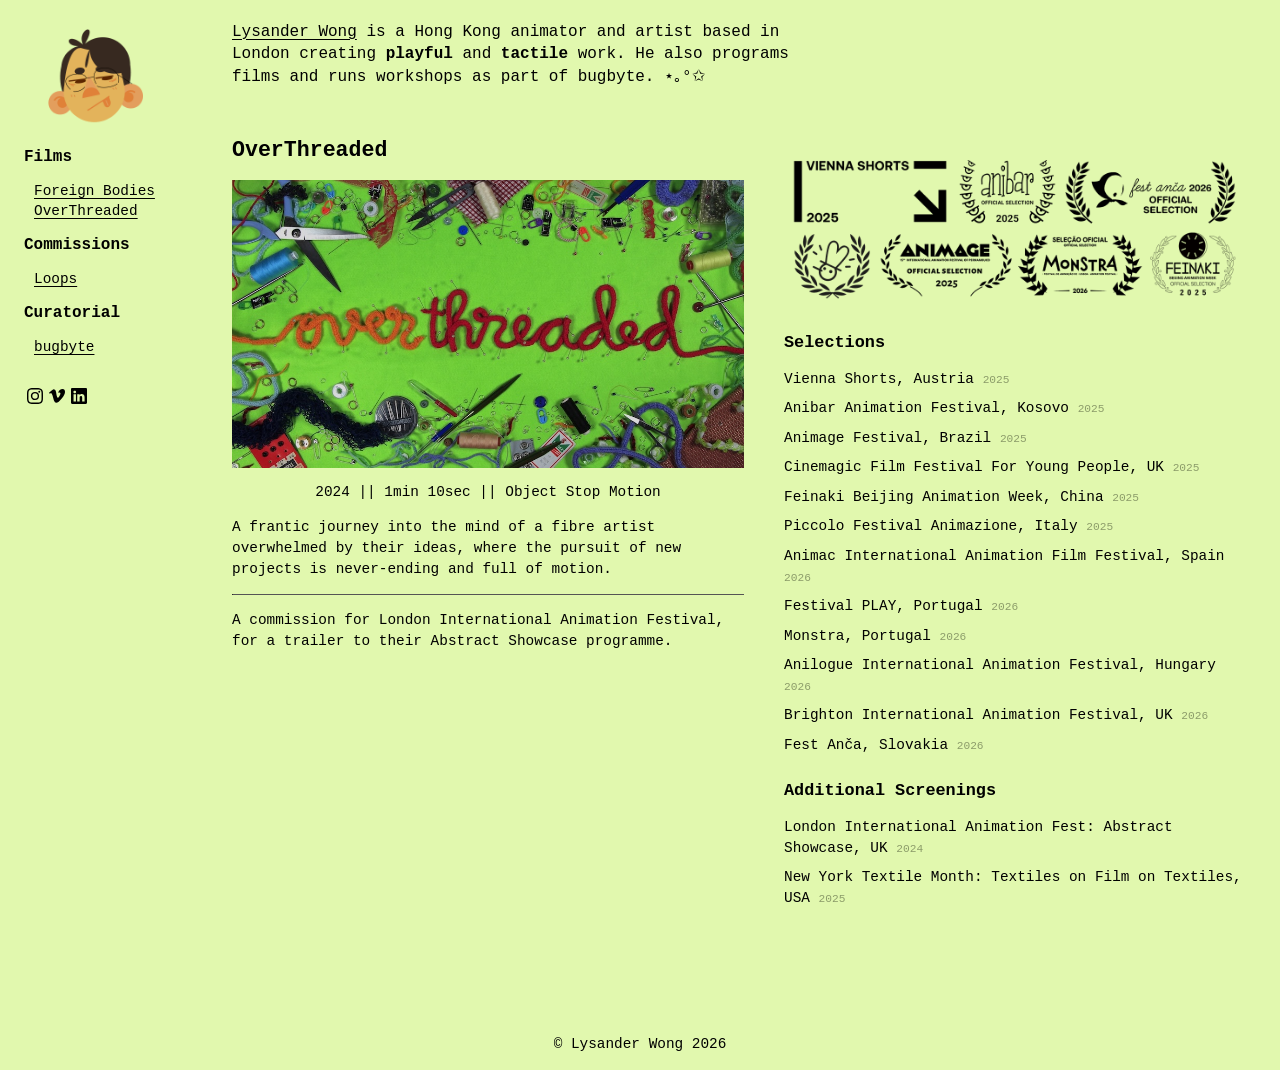
<file: work/overthreaded.html>
<!DOCTYPE html>
<html>
<head>
<meta charset="UTF-8"> 
<meta name="viewport" content="width=device-width, initial-scale=1">

<title>lysander wong</title>

<link rel="stylesheet" type="text/css" href="../styles.css"> 

<!--bootstrap icons-->
<link rel="stylesheet" href="https://cdn.jsdelivr.net/npm/bootstrap-icons@1.13.1/font/bootstrap-icons.min.css">

<link rel="icon" type="image/png" sizes="32x32" href="../images/icon.png">

</head>

<div class="nav">
  <a href="javascript:void(0);" class="icon" onclick="myNavFunction()">
    <svg xmlns="http://www.w3.org/2000/svg" width="36" height="36" fill="currentColor" class="bi bi-list" viewBox="0 0 16 16">
      <path fill-rule="evenodd" d="M2.5 12a.5.5 0 0 1 .5-.5h10a.5.5 0 0 1 0 1H3a.5.5 0 0 1-.5-.5m0-4a.5.5 0 0 1 .5-.5h10a.5.5 0 0 1 0 1H3a.5.5 0 0 1-.5-.5m0-4a.5.5 0 0 1 .5-.5h10a.5.5 0 0 1 0 1H3a.5.5 0 0 1-.5-.5"/>
    </svg>
  </a>  
  <nav id="navLinks">
    <a href="https://lysanderwong.com/index.html"><img class="nav-image" src="/images/icon.png"></a>
    <p class="navparent underline">Films</p>
    <ul class="projects">
      <li><a class="underline" href="https://lysanderwong.com/work/foreignbodies.html">Foreign Bodies</a></li>
      <li><a class="underline" href="https://lysanderwong.com/work/overthreaded.html">OverThreaded</a></li>
    </ul> 
    <p class="navparent underline">Commissions</p>
    <ul class="projects">
      <li><a class="underline" href="https://lysanderwong.com/work/loops-email.html">Loops</a></li>
    </ul> 
    <p class="navparent underline">Curatorial</p>
    <ul class="projects">
      <li><a class="underline" href="https://lysanderwong.com/work/bugbyte.html">bugbyte</a></li>
    </ul> 
    <!-- <a class="underline" href="/index.html">About</a> -->
    <br>
    <div class="social-icons">
      <a class="nav-icons" href="https://www.instagram.com/lysander_wong/">
        <svg xmlns="http://www.w3.org/2000/svg" width="16" height="16" fill="currentColor" class="bi bi-instagram" viewBox="0 0 16 16">
          <path d="M8 0C5.829 0 5.556.01 4.703.048 3.85.088 3.269.222 2.76.42a3.9 3.9 0 0 0-1.417.923A3.9 3.9 0 0 0 .42 2.76C.222 3.268.087 3.85.048 4.7.01 5.555 0 5.827 0 8.001c0 2.172.01 2.444.048 3.297.04.852.174 1.433.372 1.942.205.526.478.972.923 1.417.444.445.89.719 1.416.923.51.198 1.09.333 1.942.372C5.555 15.99 5.827 16 8 16s2.444-.01 3.298-.048c.851-.04 1.434-.174 1.943-.372a3.9 3.9 0 0 0 1.416-.923c.445-.445.718-.891.923-1.417.197-.509.332-1.09.372-1.942C15.99 10.445 16 10.173 16 8s-.01-2.445-.048-3.299c-.04-.851-.175-1.433-.372-1.941a3.9 3.9 0 0 0-.923-1.417A3.9 3.9 0 0 0 13.24.42c-.51-.198-1.092-.333-1.943-.372C10.443.01 10.172 0 7.998 0zm-.717 1.442h.718c2.136 0 2.389.007 3.232.046.78.035 1.204.166 1.486.275.373.145.64.319.92.599s.453.546.598.92c.11.281.24.705.275 1.485.039.843.047 1.096.047 3.231s-.008 2.389-.047 3.232c-.035.78-.166 1.203-.275 1.485a2.5 2.5 0 0 1-.599.919c-.28.28-.546.453-.92.598-.28.11-.704.24-1.485.276-.843.038-1.096.047-3.232.047s-2.39-.009-3.233-.047c-.78-.036-1.203-.166-1.485-.276a2.5 2.5 0 0 1-.92-.598 2.5 2.5 0 0 1-.6-.92c-.109-.281-.24-.705-.275-1.485-.038-.843-.046-1.096-.046-3.233s.008-2.388.046-3.231c.036-.78.166-1.204.276-1.486.145-.373.319-.64.599-.92s.546-.453.92-.598c.282-.11.705-.24 1.485-.276.738-.034 1.024-.044 2.515-.045zm4.988 1.328a.96.96 0 1 0 0 1.92.96.96 0 0 0 0-1.92m-4.27 1.122a4.109 4.109 0 1 0 0 8.217 4.109 4.109 0 0 0 0-8.217m0 1.441a2.667 2.667 0 1 1 0 5.334 2.667 2.667 0 0 1 0-5.334"/>
        </svg>
      </a>
      <a class="nav-icons" href="https://vimeo.com/lysanderwong">
        <svg xmlns="http://www.w3.org/2000/svg" width="16" height="16" fill="currentColor" class="bi bi-vimeo" viewBox="0 0 16 16">
          <path d="M15.992 4.204q-.106 2.334-3.262 6.393-3.263 4.243-5.522 4.243-1.4 0-2.367-2.583L3.55 7.523Q2.83 4.939 2.007 4.94q-.178.001-1.254.754L0 4.724a210 210 0 0 0 2.334-2.081q1.581-1.364 2.373-1.437 1.865-.185 2.298 2.553.466 2.952.646 3.666.54 2.447 1.186 2.445.5 0 1.508-1.587 1.006-1.587 1.077-2.415.144-1.37-1.077-1.37a3 3 0 0 0-1.185.261q1.183-3.86 4.508-3.756 2.466.075 2.324 3.2z"/>
        </svg>
      </a>
      <a class="nav-icons" href="https://www.linkedin.com/in/lysander-wong/">
        <svg xmlns="http://www.w3.org/2000/svg" width="16" height="16" fill="currentColor" class="bi bi-linkedin" viewBox="0 0 16 16">
          <path d="M0 1.146C0 .513.526 0 1.175 0h13.65C15.474 0 16 .513 16 1.146v13.708c0 .633-.526 1.146-1.175 1.146H1.175C.526 16 0 15.487 0 14.854zm4.943 12.248V6.169H2.542v7.225zm-1.2-8.212c.837 0 1.358-.554 1.358-1.248-.015-.709-.52-1.248-1.342-1.248S2.4 3.226 2.4 3.934c0 .694.521 1.248 1.327 1.248zm4.908 8.212V9.359c0-.216.016-.432.08-.586.173-.431.568-.878 1.232-.878.869 0 1.216.662 1.216 1.634v3.865h2.401V9.25c0-2.22-1.184-3.252-2.764-3.252-1.274 0-1.845.7-2.165 1.193v.025h-.016l.016-.025V6.169h-2.4c.03.678 0 7.225 0 7.225z"/>
        </svg>
      </a>
    </div>
  </nav>
</div>

<body>

<header class="header-paragraph main">
    <a class="underline" href="../index.html">Lysander Wong</a> is a Hong Kong animator and artist based in London creating <strong>playful</strong> and <strong>tactile</strong> work. He also programs films and runs workshops as part of bugbyte. ⋆｡°✩   
</header>

<br></br>

<div class="main">
  
    <div class="row film-page">
        <div class="film-page-column leftcontent-film">
            <h2>OverThreaded</h2>
            <img class="film-stills-main" src="../images/over_still2.jpg">
            <p class="centered">2024 || 1min 10sec || Object Stop Motion</p>
            <p>A frantic journey into the mind of a fibre artist overwhelmed by their ideas, where the pursuit of new projects is never-ending and full of motion. </p>
            <hr>   
            <p>A commission for London International Animation Festival, for a trailer to their Abstract Showcase programme. </p>

            <div style="padding:56.25% 0 0 0;position:relative;"><iframe src="https://player.vimeo.com/video/1042498963?badge=0&amp;autopause=0&amp;player_id=0&amp;app_id=58479" frameborder="0" allow="autoplay; fullscreen; picture-in-picture; clipboard-write; encrypted-media; web-share" referrerpolicy="strict-origin-when-cross-origin" style="position:absolute;top:0;left:0;width:100%;height:100%;" title="OverThreaded (2024)"></iframe></div><script src="https://player.vimeo.com/api/player.js"></script>
            <br><br>

        </div>
        <div class="film-page-column rightcontent-film selections">

          <img class="film-stills-main" src="/images/over_laurels.png">
          
          <br>

            <h3>Selections</h3>
                <ul>
                    <li class="selection-list">Vienna Shorts, Austria <span class="year">2025</span></li>
                    <li class="selection-list">Anibar Animation Festival, Kosovo <span class="year">2025</span></li>
                    <li class="selection-list">Animage Festival, Brazil <span class="year">2025</span></li>
                    <li class="selection-list">Cinemagic Film Festival For Young People, UK <span class="year">2025</span></li>
                    <li class="selection-list">Feinaki Beijing Animation Week, China <span class="year">2025</span></li>
                    <li class="selection-list">Piccolo Festival Animazione, Italy <span class="year">2025</span></li>
                    <li class="selection-list">Animac International Animation Film Festival, Spain <span class="year">2026</span></li>
                    <li class="selection-list">Festival PLAY, Portugal <span class="year">2026</span></li>
                    <li class="selection-list">Monstra, Portugal <span class="year">2026</span></li>
                    <li class="selection-list">Anilogue International Animation Festival, Hungary <span class="year">2026</span></li>
                    <li class="selection-list">Brighton International Animation Festival, UK <span class="year">2026</span></li>
                    <li class="selection-list">Fest Anča, Slovakia <span class="year">2026</span></li>
                </ul>

            <h3>Additional Screenings</h3>
                <ul>
                    <li class="selection-list"> London International Animation Fest&colon; Abstract Showcase, UK <span class="year">2024</span></li>                    
                    <li class="selection-list"> New York Textile Month&colon; Textiles on Film on Textiles, USA <span class="year">2025</span></li>                    
                </ul>  
        </div>
    </div>

</div>

<script>
  function myNavFunction() {
    var x = document.getElementById("navLinks");
    if (x.style.display === "block") {
      x.style.display = "none";
    } else {
      x.style.display = "block";
    }
  }

  window.addEventListener("resize", function() {
    var x = document.getElementById("navLinks");
    if (document.documentElement.clientWidth >= 670) {
      x.style.display = "block";
    } else {
      x.style.display = "none";
    }
  }, true);

</script>

</body>

<footer class="footer-text">
    <p>&copy;&nbsp;Lysander Wong 2026</p>
</footer>

</html>
</file>
<file: styles.css>
/* FONTS */
.inconsolata-semiexpanded {
  font-family: "Inconsolata", monospace;
  font-optical-sizing: auto;
  font-weight: 400;
  font-style: normal;
  font-variation-settings:
    "wdth" 112.5;
}

/* HEADER & FOOTER*/

.header-paragraph {
  font-size: 1rem;
  line-height: 1.4;
  margin-top: 1.3rem;
  max-width: 600px;
}

footer {
  margin-top: 3rem;
}

.footer-text {
  display: block;
  text-align: center;
}

/* NAV */
.nav {
  height: 100%;
  width: 12rem; 
  position: fixed;
  z-index: 1;
  top: 0;
  left: 0;
  overflow-x: hidden;
  padding-top: 1.3rem;
  padding-left: 1.5rem;
}

.nav a {
  display: block; 
  font-size: 0.9rem;
  line-height: 1.4;
}

.nav .projects a {
  padding-left: 10px;
}

.nav a:active {
  text-decoration: none;
}

.nav .navparent {
  font-weight: 600;
  font-size: 1rem;
  display: block;
  line-height: 1;
}

.nav-image {
  width: 7rem;
  display: block;
  margin-left: 1rem; 
}

.nav-icons {
  position: relative;
  float: left; 
  margin: 0px 3px;
}

.nav a.icon {
  display: none;
}

/* LINKS */
a {
  color: black;
}

a.underline {
	text-decoration: underline;
	text-underline-offset: 3px;
}

.arrow-link {
	text-decoration: none;
}

a:hover {
	color: orangered;
}

/* HEADINGS & ELEMENTS */

ul {
	list-style: none;
	padding: 0;
}

p {
  line-height: 1.45;
}

h3 {
  font-weight: 600px;
}

hr {
  display: block;
  border-color: black;
  border-top: 1px;
}

li {
  line-height: 1.45;
}

.linebreak {
  max-width: 60rem;
  margin-left: 0px;
}

ul.awards {
  line-height: 1.45;
  list-style-type: disc;
  margin-left: 15px;
}

.centered {
  text-align: center;
}

.year {
  font-size: 0.7rem;
  font-weight: 700px;
  color: rgb(140, 156, 106);
}

.no-break {
  /* line-height: 0.5; */
  margin-bottom: -1rem;
}

.small-text {
  margin-top: 1.1rem;
  font-size: 0.8rem;
}

/* MAIN */

.main {
  margin-left: 14rem;
  margin-right: 1rem;
}

body {
  font-family: "Inconsolata", monospace;
  font-size: 0.9rem;
  background-color: rgb(225, 248, 174);
}

.column {
  float: left;
}

.film-page-column {
  float: left;
}

.row:after {
  content: "";
  display: table;
  clear: both;
}

.leftcontent {
  width: 40%;
  max-width: 300px;
}

.rightcontent {
  width: 60%;
  max-width: 600px;
  /* padding-top: 10px; */
}

.crop {
  max-width: 1000px;
}

.bio-pic {
  display: block;
  width: 90%;
  max-width: 300px;
  padding: 20px 20px 20px 10px; 
}

.film-stills-main {
  width: 100%;
  max-width: 600px;
  display: block; 
}

.film-page {
  display: block;
}

.leftcontent-film {
  width: 50%;
  max-width: 600px;
}

.rightcontent-film {
  width: 45%;
  max-width: 500px;
  margin-left: 2.5rem;
  margin-top: 2.5rem;
}

li.selection-list {
  padding-bottom: 0.6em;
}


@media screen and (max-width: 1060px) {
  .film-page-column {
    width: 100%; 
  }
  .rightcontent-film {
    width: 100%;
    max-width: 600px;
    margin-left: 0px; 
    margin-top: 10px;
  }
}

@media screen and (max-width: 800px) {
  .column {
    width: 100%;
  }
  .leftcontent {
    max-width: none; 
  }
  .bio-pic {
    display: block;
    margin: auto;
  }
}

@media screen and (max-width: 670px) {
  .nav {
    width: 100%;
    height: auto; 
    position: relative;
    margin-top: -1rem;
  }
  .nav a {
    float: none;
    text-align: center;
  }
  #navLinks {
    display: none;
    margin-top: 45px;
  }
  .nav .navparent {
    display: none;
  }   
  .nav-image {
    display: none;
  }
  .main {
    margin-left: 1rem;
  }
  li {
    margin-bottom: 7px;
  }
  .social-icons a {
    width: 0.4rem; 
    /* float: left; */
    display: inline-block;
    padding: 0 0.4rem;
  }
  #navLinks div {
    position: relative;
    display: block;
    text-align: center;
  }
  .nav a.icon {
    display: block;
    float: left; 
  }
}
</file>
